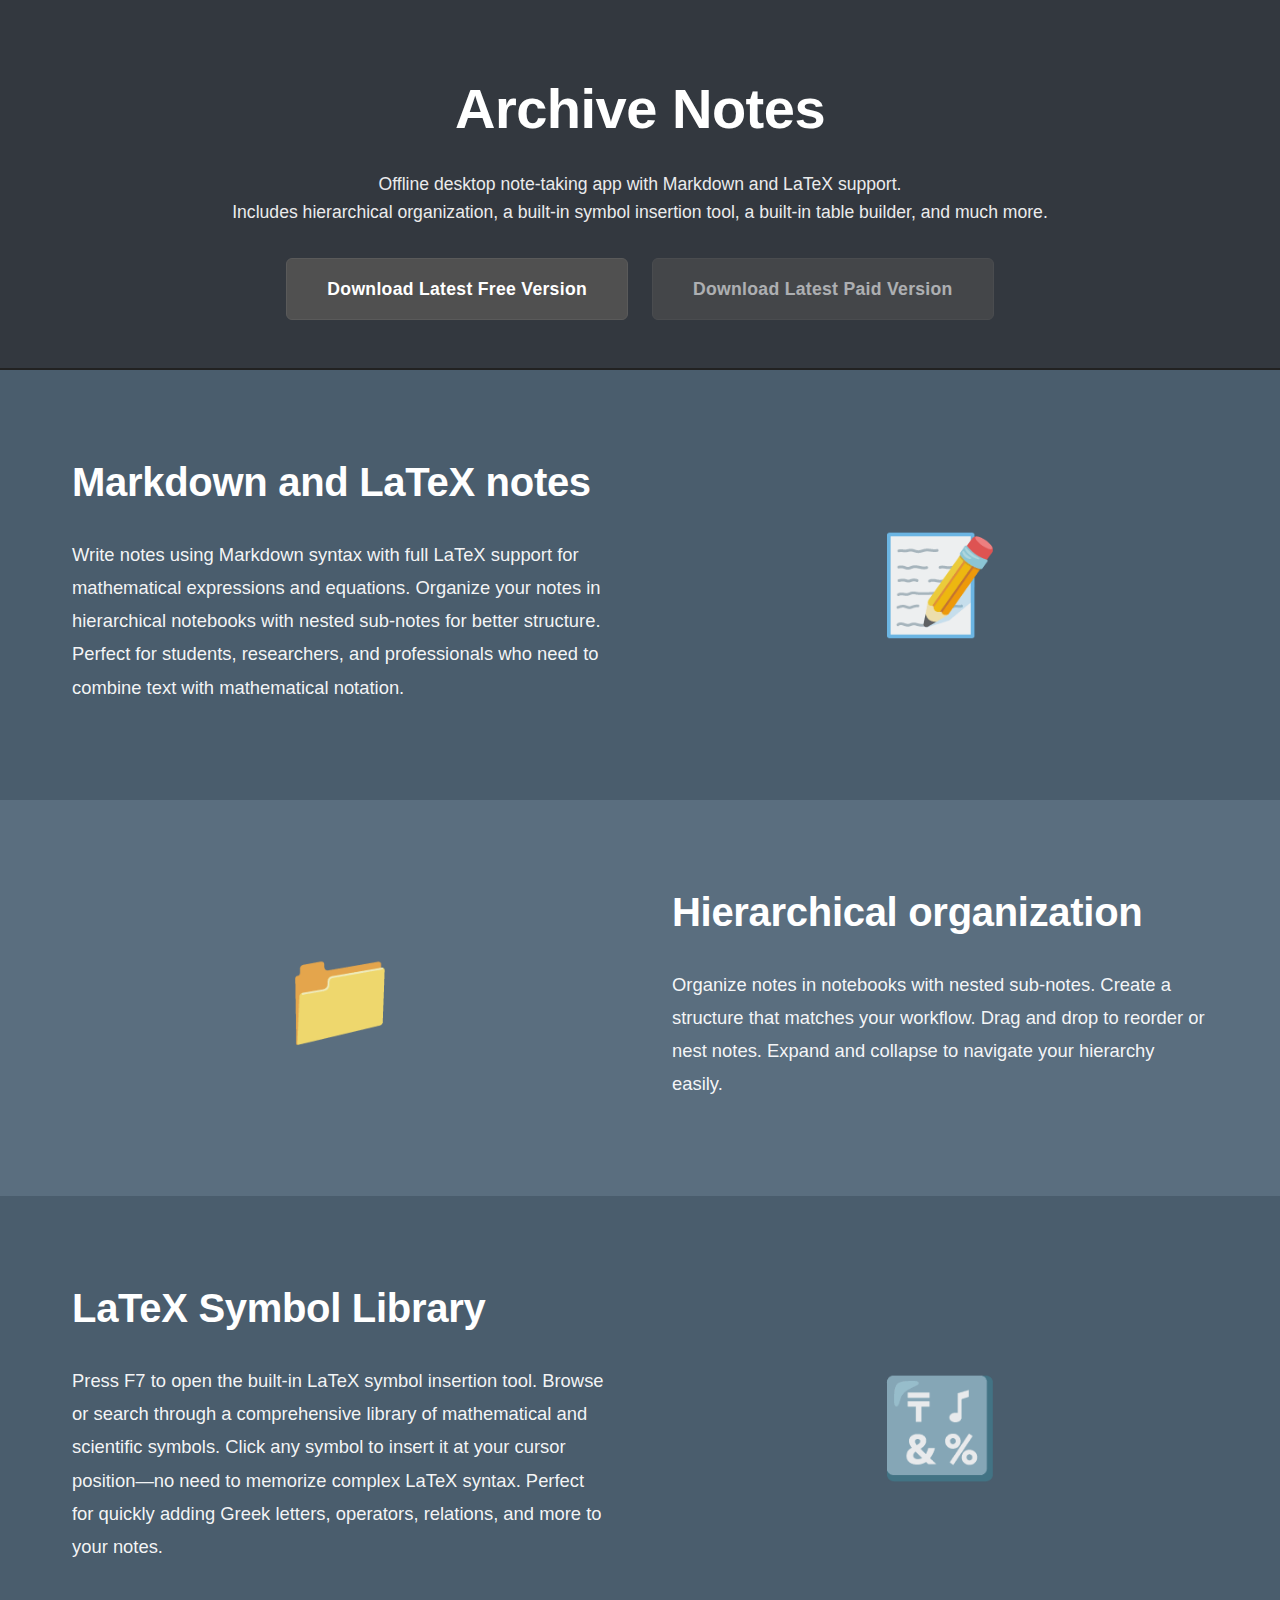
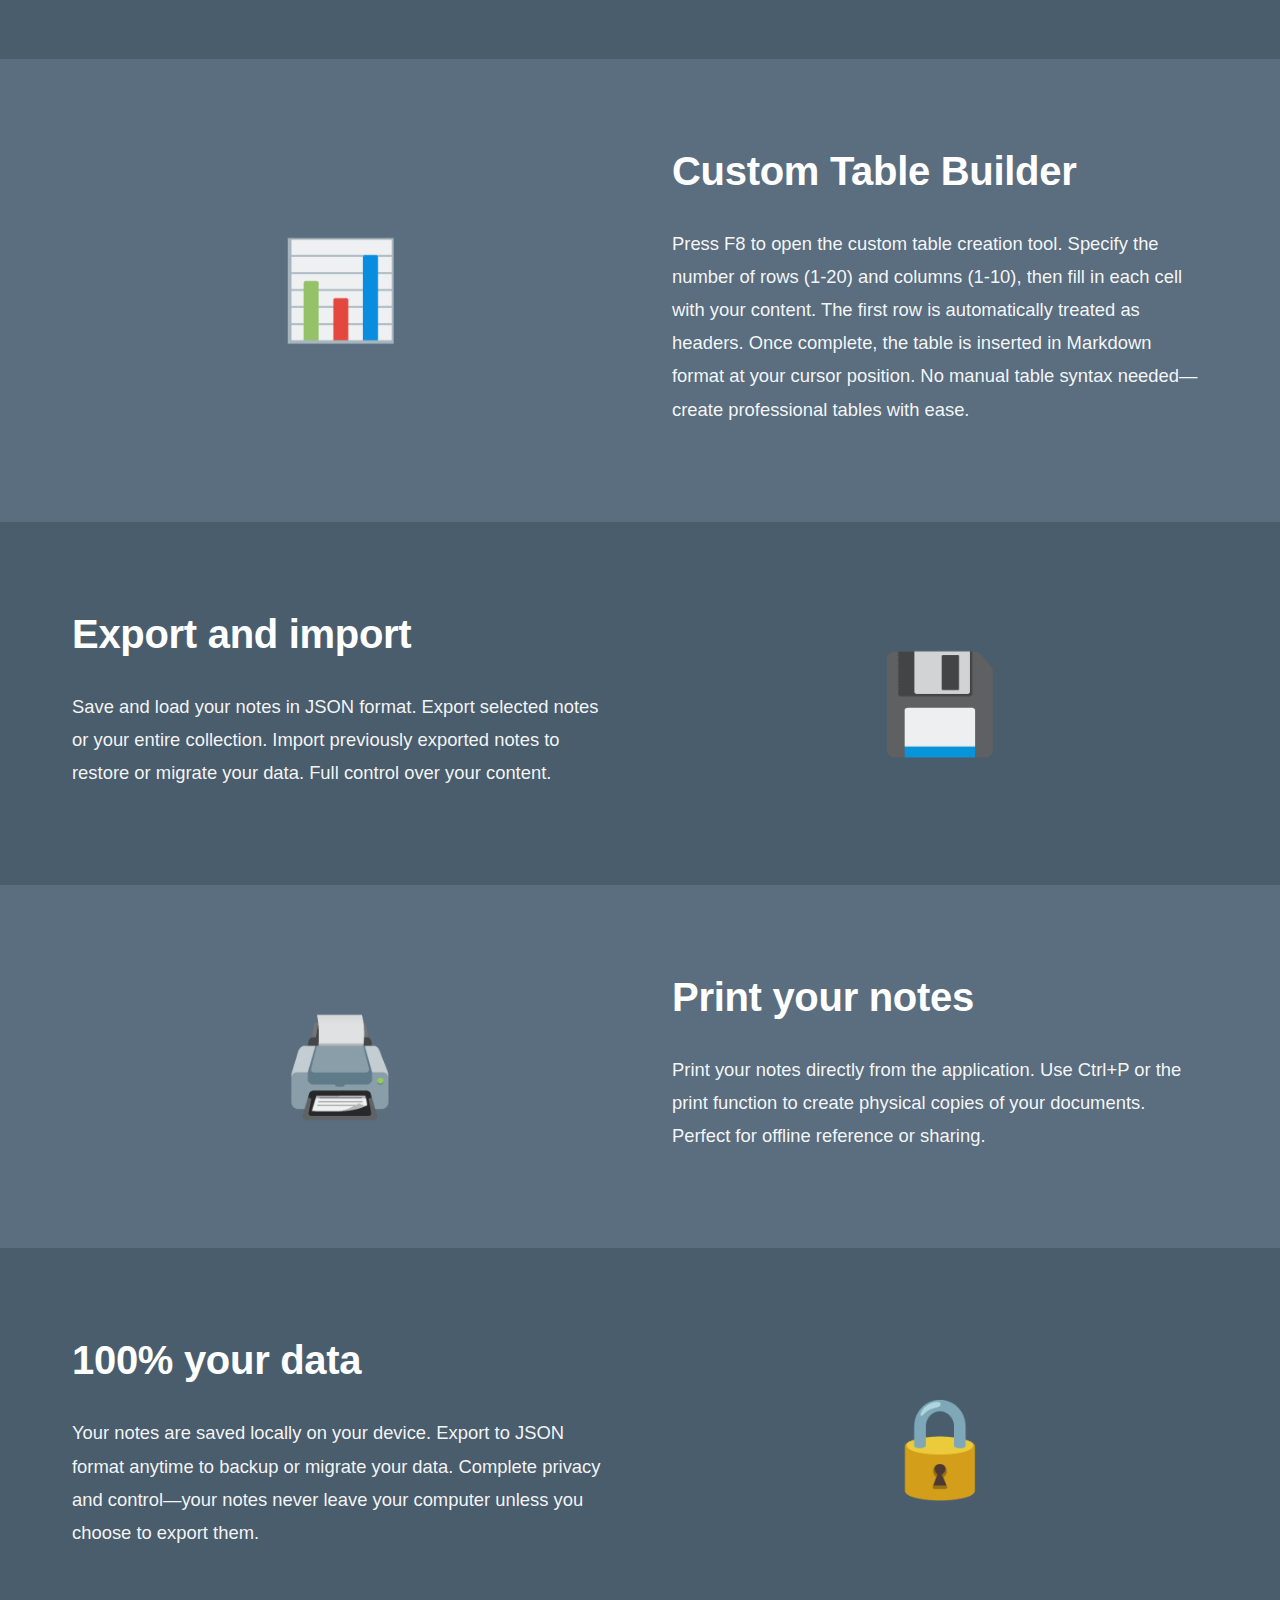
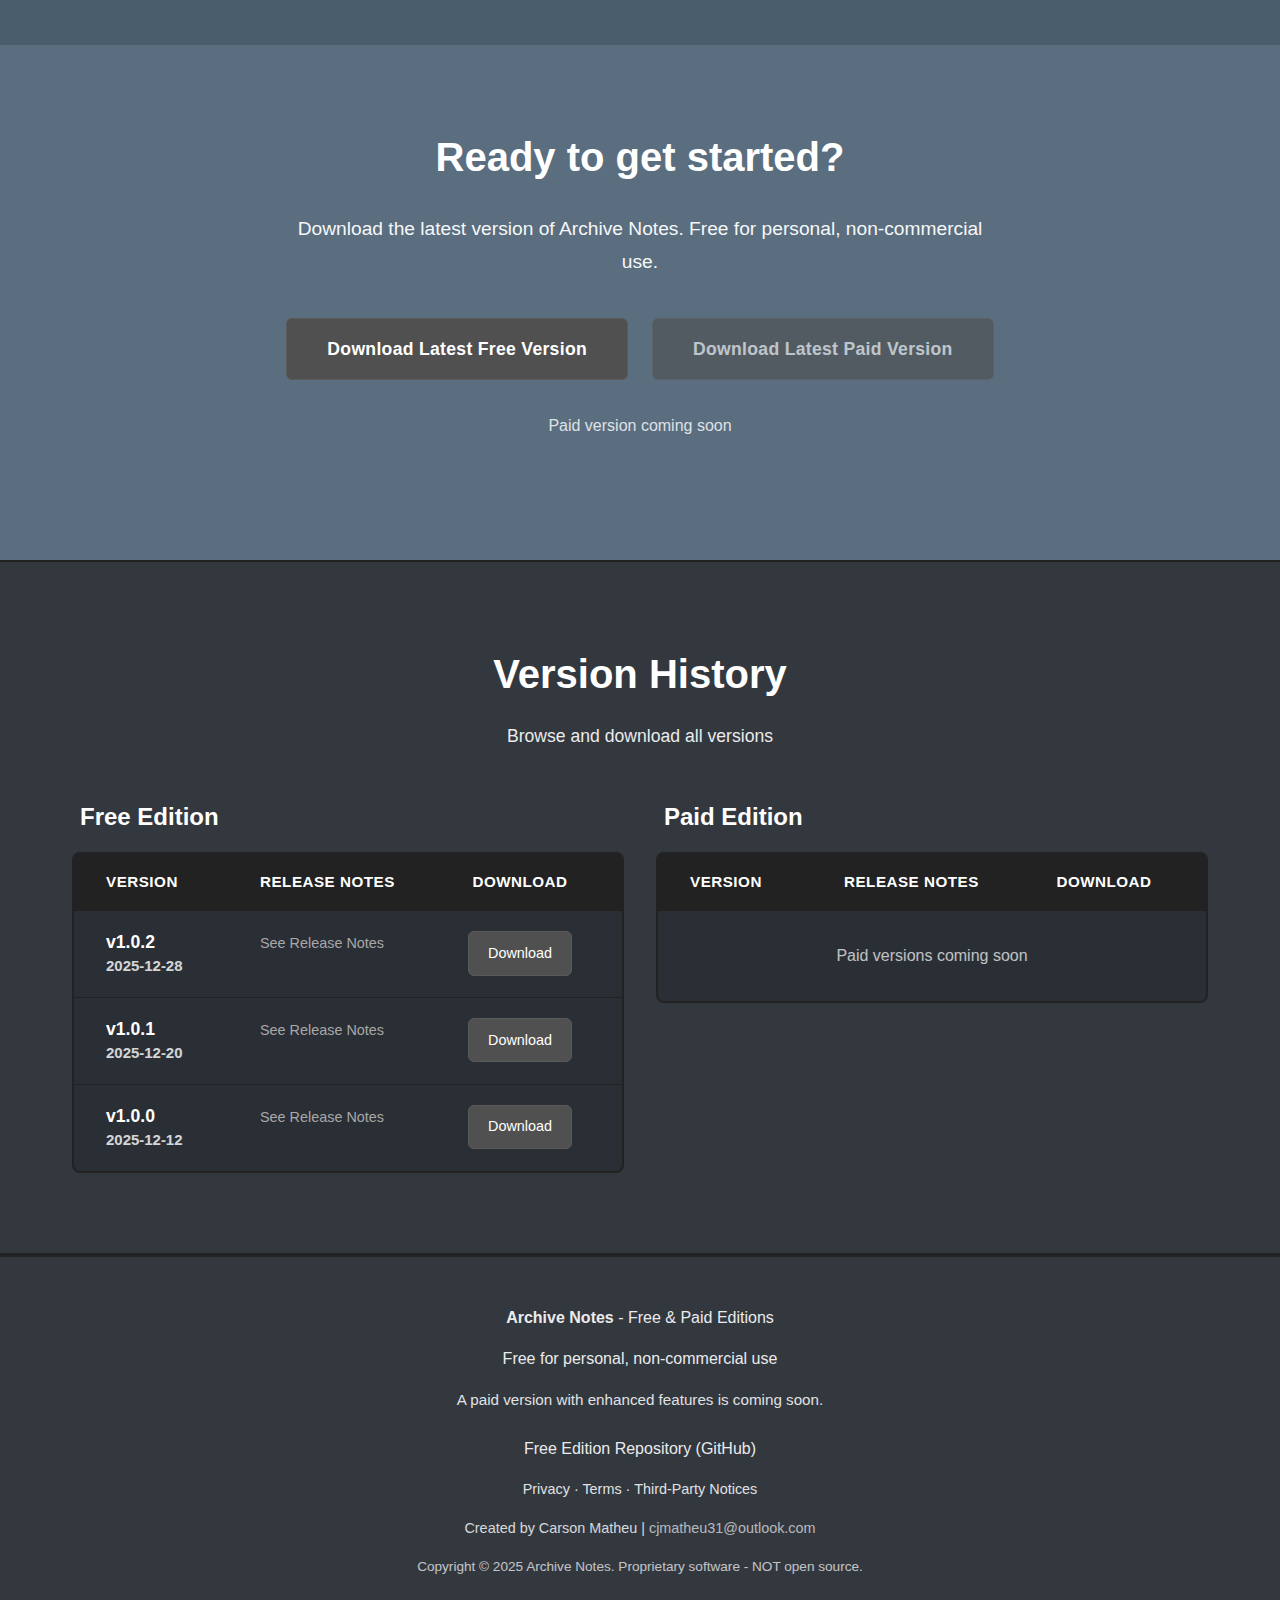
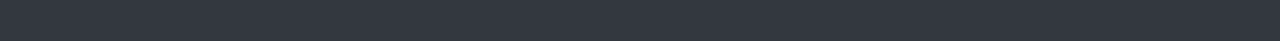
<file: index.html>
<!DOCTYPE html>
<html lang="en">
<head>
    <meta charset="UTF-8">
    <meta name="viewport" content="width=device-width, initial-scale=1.0">
    <link rel="icon" type="image/x-icon" href="favicon.ico">
    
    <!-- Primary Meta Tags -->
    <title>Archive Notes — Note‑Taking App</title>
    <meta name="description" content="Offline desktop note-taking app with Markdown + LaTeX support and many unique built-in features. Free and paid editions available.">
    <meta name="keywords" content="Archive Notes, note-taking app, offline notes app, Markdown editor, LaTeX editor, note organizer, markdown notes, latex notes, note-taking software">
    <meta name="author" content="Carson Matheu">
    <meta name="robots" content="index, follow">
    <meta name="language" content="English">
    <meta name="revisit-after" content="7 days">
    
    <!-- Open Graph / Facebook -->
    <meta property="og:type" content="website">
    <meta property="og:title" content="Archive Notes — Note‑Taking App">
    <meta property="og:description" content="Archive Notes is an offline desktop note-taking app with Markdown + LaTeX support and many unique built-in features. Free and paid editions available.">
    <meta property="og:url" content="https://archive-notes.com/">
    <meta property="og:site_name" content="Archive Notes">
    <meta property="og:image" content="https://archive-notes.com/og-image.png">
    <meta property="og:image:width" content="1200">
    <meta property="og:image:height" content="630">
    <meta property="og:image:alt" content="Archive Notes — offline desktop note-taking app with Markdown and LaTeX support">
    
    <!-- Twitter -->
    <meta name="twitter:card" content="summary_large_image">
    <meta name="twitter:title" content="Archive Notes — Note‑Taking App">
    <meta name="twitter:description" content="Archive Notes is an offline desktop note-taking app with Markdown + LaTeX support and many unique built-in features. Free and paid editions available.">
    <meta name="twitter:image" content="https://archive-notes.com/og-image.png">
    <meta name="twitter:image:alt" content="Archive Notes — offline desktop note-taking app with Markdown and LaTeX support">
    
    <!-- Canonical URL -->
    <link rel="canonical" href="https://archive-notes.com/">

    <!-- UI / Browser -->
    <meta name="theme-color" content="#33383F">
    
    <!-- Structured Data (JSON-LD) -->
    <script type="application/ld+json">
    {
      "@context": "https://schema.org",
      "@type": "SoftwareApplication",
      "name": "Archive Notes",
      "applicationCategory": "ProductivityApplication",
      "offers": {
        "@type": "Offer",
        "description": "Free and paid editions available"
      },
      "description": "Archive Notes is an offline desktop note-taking app with Markdown and LaTeX support.",
      "featureList": [
        "Markdown support",
        "Full LaTeX integration for mathematical expressions",
        "Built-in LaTeX symbol insertion tool (F7)",
        "Custom table creation tool (F8)",
        "Hierarchical note organization with notebooks",
        "Export/import in JSON format",
        "Customizable background colors (F6)",
        "Print support"
      ],
      "softwareVersion": "1.0.0",
      "releaseNotes": "Initial public release",
      "downloadUrl": "https://github.com/Mat-412/archive-notes/releases/latest",
      "author": {
        "@type": "Person",
        "name": "Carson Matheu",
        "email": "cjmatheu31@outlook.com"
      },
      "license": "https://archive-notes.com/terms.html"
    }
    </script>
    
    <script type="application/ld+json">
    {
      "@context": "https://schema.org",
      "@type": "WebSite",
      "name": "Archive Notes",
      "url": "https://archive-notes.com/",
      "description": "Official website for Archive Notes, an offline desktop note-taking app with Markdown and LaTeX support."
    }
    </script>
    <link rel="stylesheet" href="styles.css">
</head>
<body>
    <header>
        <div class="container">
            <h1>Archive Notes</h1>
            <p style="margin-top: 1rem; font-size: 1.1rem; opacity: 0.9;">Offline desktop note-taking app with Markdown and LaTeX support.<br>Includes hierarchical organization, a built-in symbol insertion tool, a built-in table builder, and much more.</p>
            <div class="download-buttons" style="margin-top: 2rem;">
                <a href="https://github.com/Mat-412/archive-notes/releases/download/v1.0.2/ArchiveNotes-free-Setup-1.0.2.exe" class="download-btn" download="ArchiveNotes-free-Setup-1.0.2.exe">Download Latest Free Version</a>
                <a href="#" class="download-btn paid coming-soon" target="_blank" rel="noopener noreferrer">Download Latest Paid Version</a>
            </div>
        </div>
    </header>

    <section class="feature-section">
        <div class="feature-content">
            <div class="feature-text">
                <h2>Markdown and LaTeX notes</h2>
                <p>Write notes using Markdown syntax with full LaTeX support for mathematical expressions and equations. Organize your notes in hierarchical notebooks with nested sub-notes for better structure. Perfect for students, researchers, and professionals who need to combine text with mathematical notation.</p>
            </div>
            <div class="feature-image">📝</div>
        </div>
    </section>

    <section class="feature-section">
        <div class="feature-content reverse">
            <div class="feature-text">
                <h2>Hierarchical organization</h2>
                <p>Organize notes in notebooks with nested sub-notes. Create a structure that matches your workflow. Drag and drop to reorder or nest notes. Expand and collapse to navigate your hierarchy easily.</p>
            </div>
            <div class="feature-image">📁</div>
        </div>
    </section>

    <section class="feature-section">
        <div class="feature-content">
            <div class="feature-text">
                <h2>LaTeX Symbol Library</h2>
                <p>Press F7 to open the built-in LaTeX symbol insertion tool. Browse or search through a comprehensive library of mathematical and scientific symbols. Click any symbol to insert it at your cursor position—no need to memorize complex LaTeX syntax. Perfect for quickly adding Greek letters, operators, relations, and more to your notes.</p>
            </div>
            <div class="feature-image">🔣</div>
        </div>
    </section>

    <section class="feature-section">
        <div class="feature-content reverse">
            <div class="feature-text">
                <h2>Custom Table Builder</h2>
                <p>Press F8 to open the custom table creation tool. Specify the number of rows (1-20) and columns (1-10), then fill in each cell with your content. The first row is automatically treated as headers. Once complete, the table is inserted in Markdown format at your cursor position. No manual table syntax needed—create professional tables with ease.</p>
            </div>
            <div class="feature-image">📊</div>
        </div>
    </section>

    <section class="feature-section">
        <div class="feature-content">
            <div class="feature-text">
                <h2>Export and import</h2>
                <p>Save and load your notes in JSON format. Export selected notes or your entire collection. Import previously exported notes to restore or migrate your data. Full control over your content.</p>
            </div>
            <div class="feature-image">💾</div>
        </div>
    </section>

    <section class="feature-section">
        <div class="feature-content reverse">
            <div class="feature-text">
                <h2>Print your notes</h2>
                <p>Print your notes directly from the application. Use Ctrl+P or the print function to create physical copies of your documents. Perfect for offline reference or sharing.</p>
            </div>
            <div class="feature-image">🖨️</div>
        </div>
    </section>

    <section class="feature-section">
        <div class="feature-content">
            <div class="feature-text">
                <h2>100% your data</h2>
                <p>Your notes are saved locally on your device. Export to JSON format anytime to backup or migrate your data. Complete privacy and control—your notes never leave your computer unless you choose to export them.</p>
            </div>
            <div class="feature-image">🔒</div>
        </div>
    </section>

    <section class="download-section">
        <div class="container">
            <h2>Ready to get started?</h2>
            <p>Download the latest version of Archive Notes. Free for personal, non-commercial use.</p>
            <div class="download-buttons">
                <a href="https://github.com/Mat-412/archive-notes/releases/download/v1.0.2/ArchiveNotes-free-Setup-1.0.2.exe" class="download-btn" download="ArchiveNotes-free-Setup-1.0.2.exe">Download Latest Free Version</a>
                <a href="#" class="download-btn paid coming-soon" target="_blank" rel="noopener noreferrer">Download Latest Paid Version</a>
            </div>
            <p style="margin-top: 2rem; font-size: 1rem; opacity: 0.8;">Paid version coming soon</p>
        </div>
    </section>

    <section class="versions-section">
        <div class="container">
            <h2>Version History</h2>
            <p>Browse and download all versions</p>
            
            <div class="versions-container">
                <!-- Free Versions -->
                <div class="version-group">
                    <h3 class="version-group-title">Free Edition</h3>
                    <div class="versions-table">
                        <div class="version-row header">
                            <div>Version</div>
                            <div>Release Notes</div>
                            <div>Download</div>
                        </div>
                        <div class="version-row">
                            <div class="version-number">v1.0.2<br><span style="font-size: 0.85em; opacity: 0.8;">2025-12-28</span></div>
                            <div class="version-notes">
                                <a href="#" class="release-notes-toggle" data-target="notes-1.0.2">See Release Notes</a>
                                <div class="release-notes-content" id="notes-1.0.2" style="display: none; font-size: 0.8rem; line-height: 1.4; margin-top: 0.5rem;">
                                    <ul>
                                        <li>Quickly created notes are now properly saved when closing the app</li>
                                        <li>When deleting the parent of a note it now leaves the note completely, showing the "note not selected" screen</li>
                                        <li>When recovering the parent of a note it now stays on that note when it leaves the trash can</li>
                                        <li>When recovering a note it now keeps the same open/closed state it had in the trash can</li>
                                        <li>Window icon in the top-left corner is now crisp and clear at all display scaling levels</li>
                                        <li>Plus button in the sidebar is now larger and better centered</li>
                                        <li>Imported notes now appear at the top of the sidebar in their original order from the imported file</li>
                                        <li>Sidebar can now be resized slightly wider (increased max width by 5px)</li>
                                    </ul>
                                </div>
                            </div>
                            <div class="version-download">
                                <a href="https://github.com/Mat-412/archive-notes/releases/download/v1.0.2/ArchiveNotes-free-Setup-1.0.2.exe" class="version-download-btn" download="ArchiveNotes-free-Setup-1.0.2.exe">Download</a>
                            </div>
                        </div>
                        <div class="version-row">
                            <div class="version-number">v1.0.1<br><span style="font-size: 0.85em; opacity: 0.8;">2025-12-20</span></div>
                            <div class="version-notes">
                                <a href="#" class="release-notes-toggle" data-target="notes-1.0.1">See Release Notes</a>
                                <div class="release-notes-content" id="notes-1.0.1" style="display: none; font-size: 0.8rem; line-height: 1.4; margin-top: 0.5rem;">
                                    <ul>
                                        <li>Added an in-app "What's New" screen (Help → What's New) and it auto-opens once after updating.</li>
                                        <li>Added in-app update notifications (checks on launch; prompts to download/install when an update is available).</li>
                                        <li>About dialog header now shows "(Free Edition)".</li>
                                        <li>Updated the About dialog description text.</li>
                                        <li>Windows installer artifact name now includes <code style="background: rgba(255,255,255,0.1); padding: 0.1em 0.3em; border-radius: 3px; font-size: 0.9em;">-free-</code> (<code style="background: rgba(255,255,255,0.1); padding: 0.1em 0.3em; border-radius: 3px; font-size: 0.9em;">ArchiveNotes-free-Setup-1.0.1.exe</code>).</li>
                                        <li>Dependency updates: <code style="background: rgba(255,255,255,0.1); padding: 0.1em 0.3em; border-radius: 3px; font-size: 0.9em;">electron</code> → 39.2.7, <code style="background: rgba(255,255,255,0.1); padding: 0.1em 0.3em; border-radius: 3px; font-size: 0.9em;">dompurify</code> → 3.3.1.</li>
                                    </ul>
                                </div>
                            </div>
                            <div class="version-download">
                                <a href="https://github.com/Mat-412/archive-notes/releases/download/v1.0.1/ArchiveNotes-free-Setup-1.0.1.exe" class="version-download-btn" download="ArchiveNotes-free-Setup-1.0.1.exe">Download</a>
                            </div>
                        </div>
                        <div class="version-row">
                            <div class="version-number">v1.0.0<br><span style="font-size: 0.85em; opacity: 0.8;">2025-12-12</span></div>
                            <div class="version-notes">
                                <a href="#" class="release-notes-toggle" data-target="notes-1.0.0">See Release Notes</a>
                                <div class="release-notes-content" id="notes-1.0.0" style="display: none; font-size: 0.8rem; line-height: 1.4; margin-top: 0.5rem;">
                                    Initial public release (Free Edition: personal, non-commercial use).
                                </div>
                            </div>
                            <div class="version-download">
                                <a href="https://github.com/Mat-412/archive-notes/releases/download/v1.0.0/ArchiveNotes-Setup-1.0.0.exe" class="version-download-btn" download="ArchiveNotes-Setup-1.0.0.exe">Download</a>
                            </div>
                        </div>
                        <!-- Add more free versions here as they are released -->
                    </div>
                </div>

                <!-- Paid Versions -->
                <div class="version-group">
                    <h3 class="version-group-title">Paid Edition</h3>
                    <div class="versions-table">
                        <div class="version-row header">
                            <div>Version</div>
                            <div>Release Notes</div>
                            <div>Download</div>
                        </div>
                        <!-- Paid versions will appear here when available -->
                        <!-- Example:
                        <div class="version-row">
                            <div class="version-number">v1.0.0</div>
                            <div class="version-notes">Premium features including advanced export options, cloud sync, and priority support.</div>
                            <div class="version-download">
                                <a href="#" class="version-download-btn" target="_blank">Download</a>
                            </div>
                        </div>
                        -->
                        <div class="version-row" style="padding: 2rem; text-align: center; opacity: 0.7;">
                            <div style="grid-column: 1 / -1;">Paid versions coming soon</div>
                        </div>
                    </div>
                </div>
            </div>
        </div>
    </section>

    <footer>
        <div class="container">
            <p><strong>Archive Notes</strong> - Free &amp; Paid Editions</p>
            <p>Free for personal, non-commercial use</p>
            <p style="margin-top: 0.5rem; font-size: 0.95rem; opacity: 0.85;">A paid version with enhanced features is coming soon.</p>
            <p style="margin-top: 1.5rem;">
                <a href="https://github.com/Mat-412/archive-notes" target="_blank" rel="noopener noreferrer">Free Edition Repository (GitHub)</a>
            </p>
            <p style="margin-top: 0.75rem; font-size: 0.9rem; opacity: 0.85;">
                <a href="privacy.html">Privacy</a> · <a href="terms.html">Terms</a> · <a href="third-party-notices.html">Third‑Party Notices</a>
            </p>
            <p style="margin-top: 1rem; font-size: 0.9rem; opacity: 0.8;">
                Created by Carson Matheu | <a href="mailto:cjmatheu31@outlook.com" style="opacity: 0.8;">cjmatheu31@outlook.com</a>
            </p>
            <p style="margin-top: 0.5rem; font-size: 0.85rem; opacity: 0.7;">
                Copyright © 2025 Archive Notes. Proprietary software - NOT open source.
            </p>
        </div>
    </footer>

    <script>
        // "Download Latest Free Version" should always fetch the newest release asset.
        // Falls back to GitHub releases/latest page if the API call fails.
        (function () {
            const buttons = document.querySelectorAll(".latest-free-download");
            if (!buttons.length) return;

            async function getLatestFreeExeUrl(owner, repo) {
                const apiUrl = `https://api.github.com/repos/${owner}/${repo}/releases/latest`;
                const res = await fetch(apiUrl, {
                    headers: { "Accept": "application/vnd.github+json" }
                });
                if (!res.ok) throw new Error(`GitHub API error: ${res.status}`);

                const release = await res.json();
                const assets = Array.isArray(release.assets) ? release.assets : [];

                // Prefer "free" .exe installers, then any .exe.
                const freeExe = assets.find(a =>
                    typeof a?.name === "string" &&
                    /\.exe$/i.test(a.name) &&
                    /free/i.test(a.name) &&
                    typeof a?.browser_download_url === "string"
                );
                if (freeExe?.browser_download_url) return freeExe.browser_download_url;

                const anyExe = assets.find(a =>
                    typeof a?.name === "string" &&
                    /\.exe$/i.test(a.name) &&
                    typeof a?.browser_download_url === "string"
                );
                if (anyExe?.browser_download_url) return anyExe.browser_download_url;

                throw new Error("No .exe assets found on latest release");
            }

            buttons.forEach(btn => {
                btn.addEventListener("click", async (e) => {
                    // Let ctrl/cmd click open in a new tab as normal.
                    if (e.metaKey || e.ctrlKey || e.shiftKey || e.altKey) return;
                    e.preventDefault();

                    const owner = btn.getAttribute("data-repo-owner") || "Mat-412";
                    const repo = btn.getAttribute("data-repo-name") || "archive-notes";
                    const fallbackUrl = btn.getAttribute("href") || `https://github.com/${owner}/${repo}/releases/latest`;

                    try {
                        const url = await getLatestFreeExeUrl(owner, repo);
                        window.location.href = url;
                    } catch (_) {
                        window.location.href = fallbackUrl;
                    }
                });
            });
        })();
    </script>

    <script>
        // Version table "Download" buttons that should download the installer for a specific tag.
        // Pre-fetches download URLs on page load for instant downloads.
        (function () {
            const tagButtons = document.querySelectorAll(".version-tag-download");
            if (!tagButtons.length) return;

            async function getTaggedExeUrl(owner, repo, tag) {
                const apiUrl = `https://api.github.com/repos/${owner}/${repo}/releases/tags/${encodeURIComponent(tag)}`;
                const res = await fetch(apiUrl, {
                    headers: { "Accept": "application/vnd.github+json" }
                });
                if (!res.ok) throw new Error(`GitHub API error: ${res.status}`);

                const release = await res.json();
                const assets = Array.isArray(release.assets) ? release.assets : [];

                const freeExe = assets.find(a =>
                    typeof a?.name === "string" &&
                    /\.exe$/i.test(a.name) &&
                    /free/i.test(a.name) &&
                    typeof a?.browser_download_url === "string"
                );
                if (freeExe?.browser_download_url) return freeExe.browser_download_url;

                const anyExe = assets.find(a =>
                    typeof a?.name === "string" &&
                    /\.exe$/i.test(a.name) &&
                    typeof a?.browser_download_url === "string"
                );
                if (anyExe?.browser_download_url) return anyExe.browser_download_url;

                throw new Error("No .exe assets found on tagged release");
            }

            // Pre-fetch all download URLs on page load
            tagButtons.forEach(async btn => {
                const owner = btn.getAttribute("data-repo-owner") || "Mat-412";
                const repo = btn.getAttribute("data-repo-name") || "archive-notes";
                const tag = btn.getAttribute("data-release-tag");
                
                if (tag) {
                    try {
                        const url = await getTaggedExeUrl(owner, repo, tag);
                        // Store the URL in a data attribute for instant access
                        btn.setAttribute("data-download-url", url);
                    } catch (_) {
                        // Keep the fallback URL if API call fails
                    }
                }
            });

            // Set up click handlers that use pre-fetched URLs
            tagButtons.forEach(btn => {
                btn.addEventListener("click", (e) => {
                    if (e.metaKey || e.ctrlKey || e.shiftKey || e.altKey) return;
                    e.preventDefault();

                    const owner = btn.getAttribute("data-repo-owner") || "Mat-412";
                    const repo = btn.getAttribute("data-repo-name") || "archive-notes";
                    const tag = btn.getAttribute("data-release-tag");
                    const fallbackUrl = btn.getAttribute("href") || `https://github.com/${owner}/${repo}/releases`;

                    // Use pre-fetched URL if available, otherwise fall back
                    const preFetchedUrl = btn.getAttribute("data-download-url");
                    if (preFetchedUrl) {
                        window.location.href = preFetchedUrl;
                    } else if (!tag) {
                        window.location.href = fallbackUrl;
                    } else {
                        // If not pre-fetched yet, fetch now (shouldn't happen often)
                        getTaggedExeUrl(owner, repo, tag)
                            .then(url => { window.location.href = url; })
                            .catch(_ => { window.location.href = fallbackUrl; });
                    }
                });
            });
        })();
    </script>

    <script>
        // Release notes toggle functionality
        (function () {
            const toggles = document.querySelectorAll(".release-notes-toggle");
            
            toggles.forEach(toggle => {
                toggle.addEventListener("click", (e) => {
                    e.preventDefault();
                    const targetId = toggle.getAttribute("data-target");
                    const content = document.getElementById(targetId);
                    
                    if (content) {
                        if (content.style.display === "none") {
                            content.style.display = "block";
                            toggle.textContent = "Hide Release Notes";
                        } else {
                            content.style.display = "none";
                            toggle.textContent = "See Release Notes";
                        }
                    }
                });
            });
        })();
    </script>
</body>
</html>
</file>
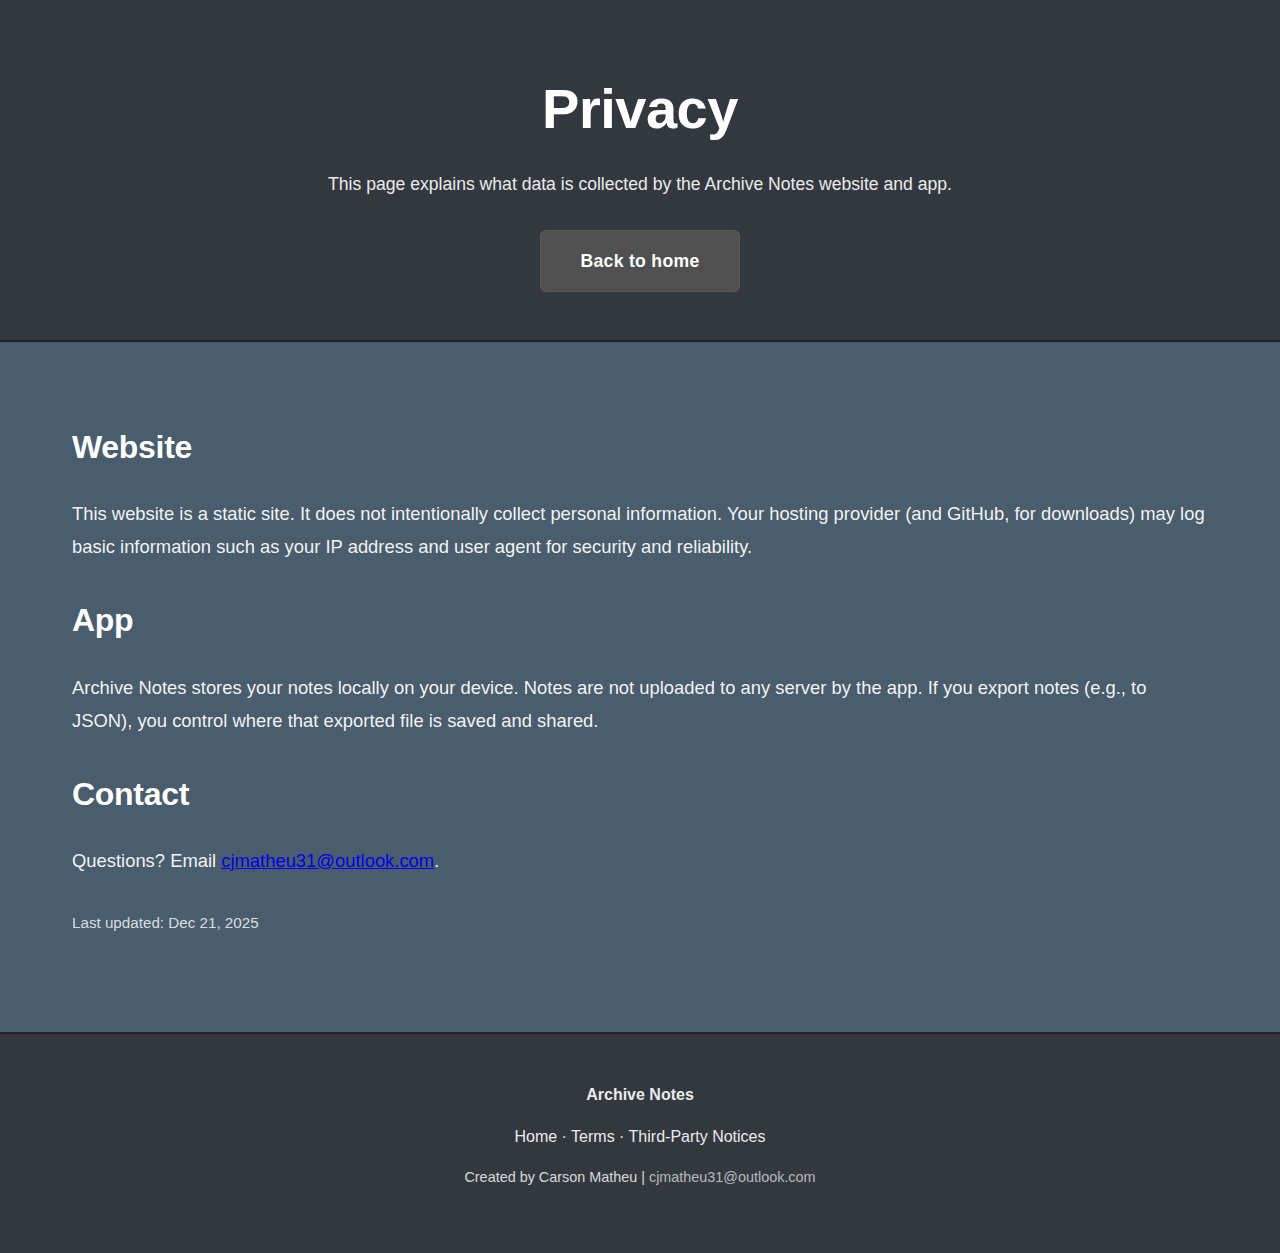
<file: privacy.html>
<!DOCTYPE html>
<html lang="en">
<head>
    <meta charset="UTF-8">
    <meta name="viewport" content="width=device-width, initial-scale=1.0">
    <link rel="icon" type="image/x-icon" href="favicon.ico">
    <title>Privacy — Archive Notes</title>
    <meta name="description" content="Privacy information for the Archive Notes website and desktop app.">
    <meta name="robots" content="index, follow">
    <meta name="theme-color" content="#33383F">
    <link rel="canonical" href="https://archive-notes.com/privacy.html">
    <link rel="stylesheet" href="styles.css">
</head>
<body>
    <header>
        <div class="container">
            <h1>Privacy</h1>
            <p style="margin-top: 1rem; font-size: 1.1rem; opacity: 0.9;">
                This page explains what data is collected by the Archive Notes website and app.
            </p>
            <div class="download-buttons" style="margin-top: 2rem;">
                <a href="index.html" class="download-btn">Back to home</a>
            </div>
        </div>
    </header>

    <section class="feature-section">
        <div class="feature-content" style="grid-template-columns: 1fr; gap: 1.5rem;">
            <div class="feature-text">
                <h2 style="font-size: 2rem;">Website</h2>
                <p>
                    This website is a static site. It does not intentionally collect personal information.
                    Your hosting provider (and GitHub, for downloads) may log basic information such as your IP address and user agent for security and reliability.
                </p>

                <h2 style="font-size: 2rem; margin-top: 2rem;">App</h2>
                <p>
                    Archive Notes stores your notes locally on your device. Notes are not uploaded to any server by the app.
                    If you export notes (e.g., to JSON), you control where that exported file is saved and shared.
                </p>

                <h2 style="font-size: 2rem; margin-top: 2rem;">Contact</h2>
                <p>
                    Questions? Email <a href="mailto:cjmatheu31@outlook.com">cjmatheu31@outlook.com</a>.
                </p>

                <p style="margin-top: 2rem; font-size: 0.95rem; opacity: 0.85;">
                    Last updated: Dec 21, 2025
                </p>
            </div>
        </div>
    </section>

    <footer>
        <div class="container">
            <p><strong>Archive Notes</strong></p>
            <p style="margin-top: 1rem;"><a href="index.html">Home</a> · <a href="terms.html">Terms</a> · <a href="third-party-notices.html">Third‑Party Notices</a></p>
            <p style="margin-top: 1rem; font-size: 0.9rem; opacity: 0.8;">
                Created by Carson Matheu | <a href="mailto:cjmatheu31@outlook.com" style="opacity: 0.8;">cjmatheu31@outlook.com</a>
            </p>
        </div>
    </footer>
</body>
</html>
</file>
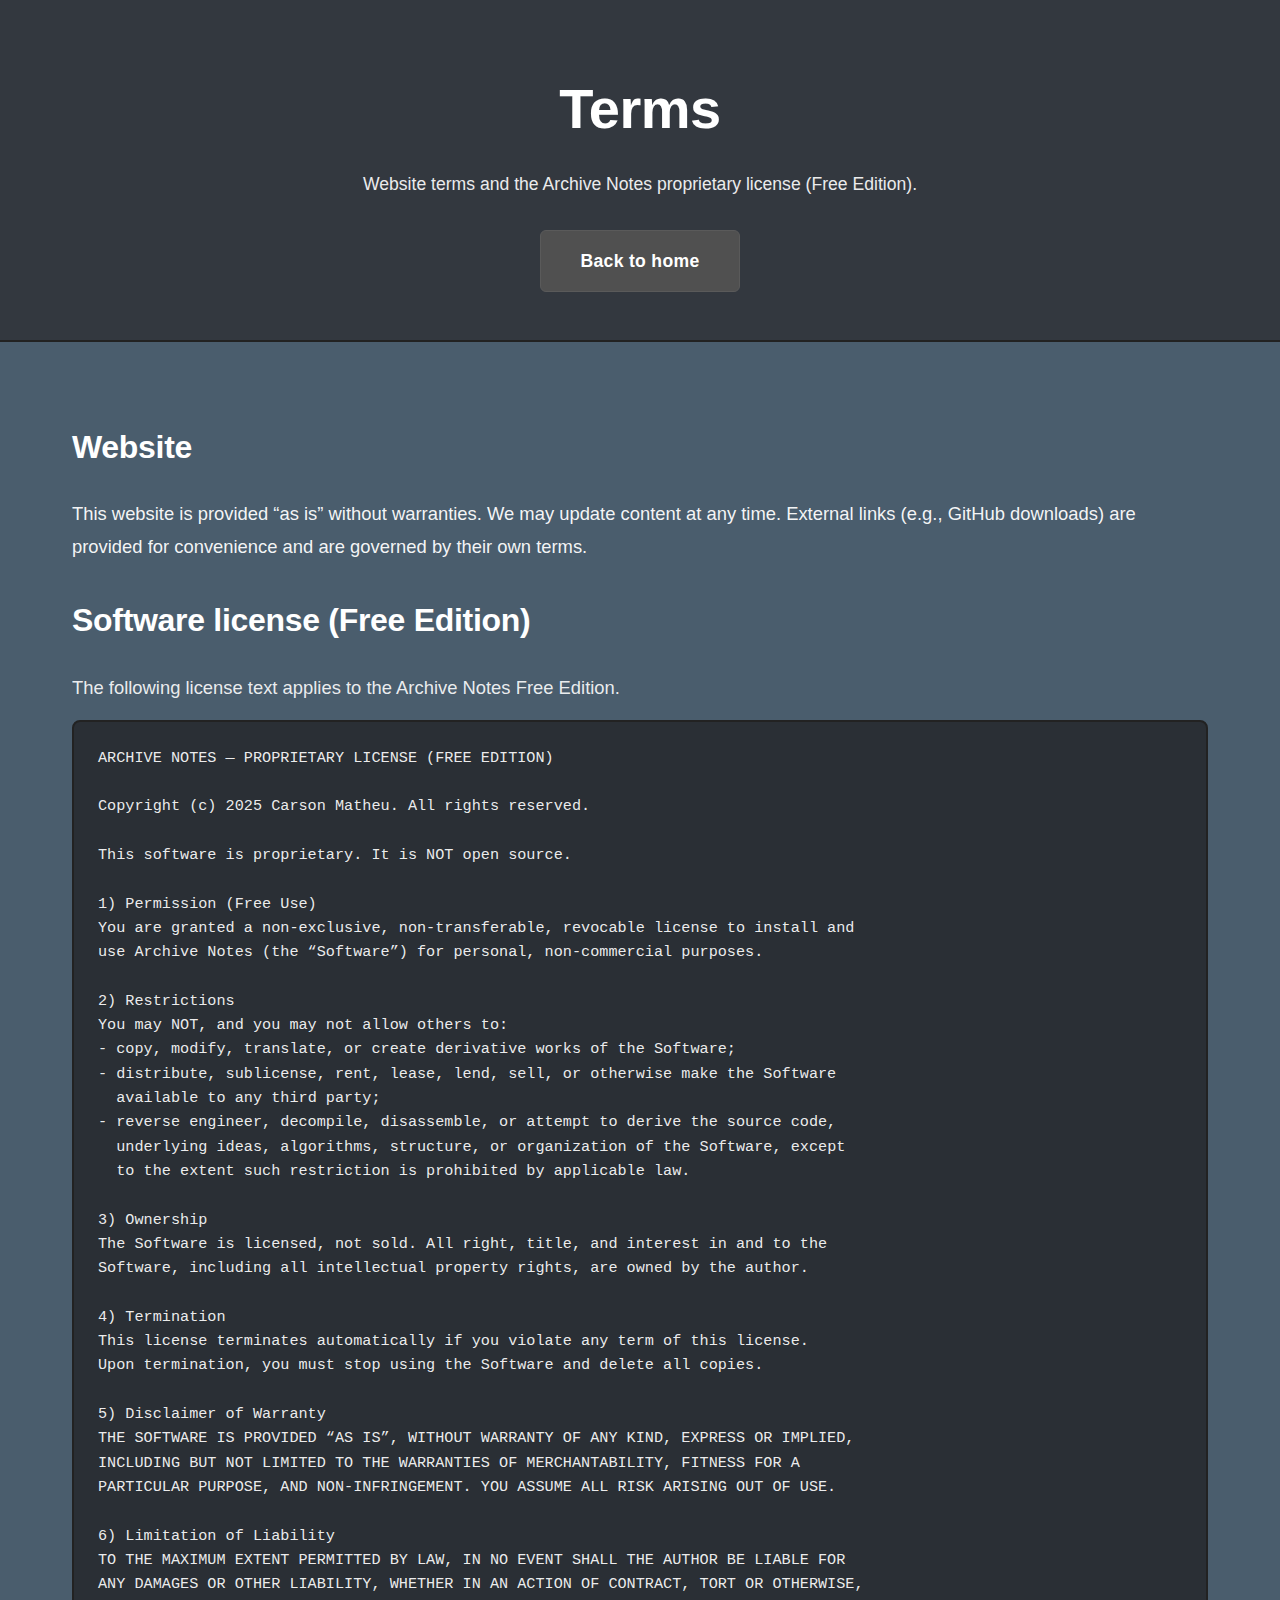
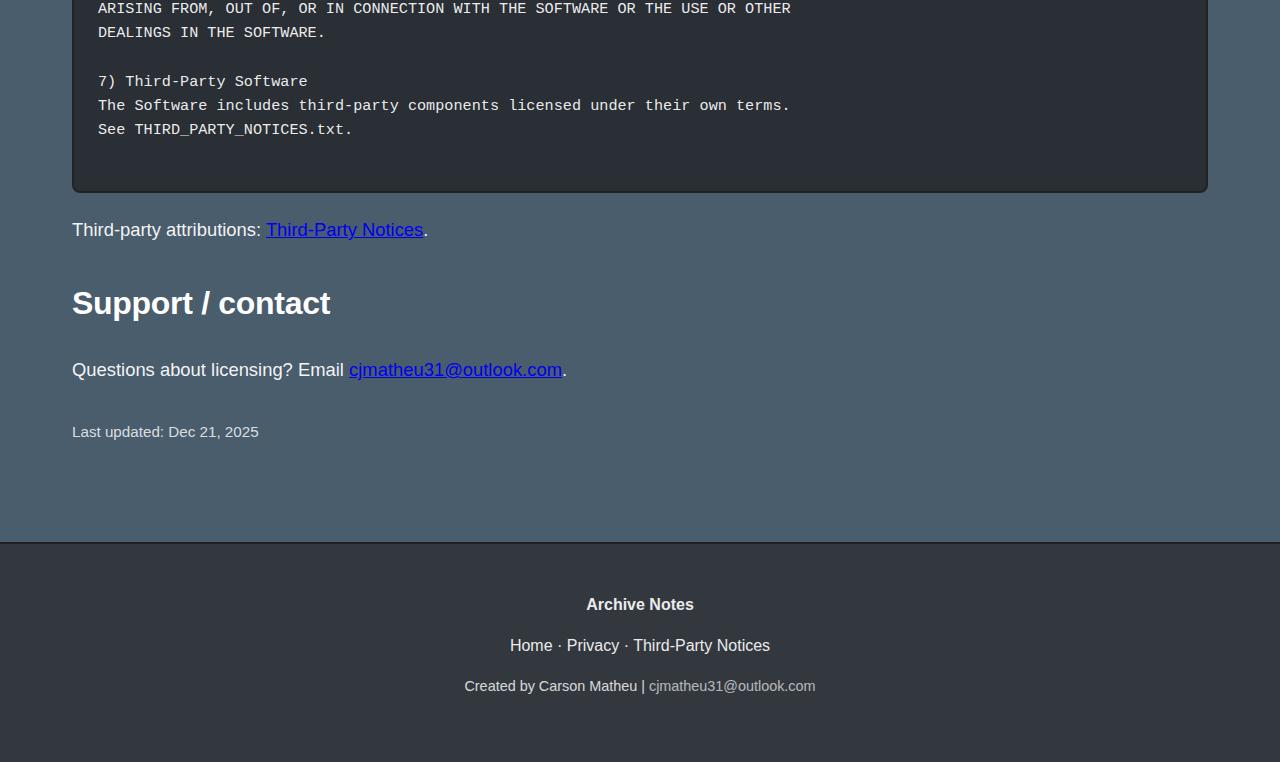
<file: terms.html>
<!DOCTYPE html>
<html lang="en">
<head>
    <meta charset="UTF-8">
    <meta name="viewport" content="width=device-width, initial-scale=1.0">
    <link rel="icon" type="image/x-icon" href="favicon.ico">
    <title>Terms — Archive Notes</title>
    <meta name="description" content="Terms and license for the Archive Notes website and desktop app.">
    <meta name="robots" content="index, follow">
    <meta name="theme-color" content="#33383F">
    <link rel="canonical" href="https://archive-notes.com/terms.html">
    <link rel="stylesheet" href="styles.css">
</head>
<body>
    <header>
        <div class="container">
            <h1>Terms</h1>
            <p style="margin-top: 1rem; font-size: 1.1rem; opacity: 0.9;">
                Website terms and the Archive Notes proprietary license (Free Edition).
            </p>
            <div class="download-buttons" style="margin-top: 2rem;">
                <a href="index.html" class="download-btn">Back to home</a>
            </div>
        </div>
    </header>

    <section class="feature-section">
        <div class="feature-content" style="grid-template-columns: 1fr; gap: 1.5rem;">
            <div class="feature-text">
                <h2 style="font-size: 2rem;">Website</h2>
                <p>
                    This website is provided “as is” without warranties. We may update content at any time.
                    External links (e.g., GitHub downloads) are provided for convenience and are governed by their own terms.
                </p>

                <h2 style="font-size: 2rem; margin-top: 2rem;">Software license (Free Edition)</h2>
                <p style="opacity: 0.95;">
                    The following license text applies to the Archive Notes Free Edition.
                </p>

                <div style="background-color: #2a2f35; border: 2.5px solid #222; border-radius: 8px; padding: 1.5rem; overflow-x: auto;">
                    <pre style="margin: 0; color: rgba(255,255,255,0.92); font-size: 0.95rem; line-height: 1.6; white-space: pre-wrap;">
ARCHIVE NOTES — PROPRIETARY LICENSE (FREE EDITION)

Copyright (c) 2025 Carson Matheu. All rights reserved.

This software is proprietary. It is NOT open source.

1) Permission (Free Use)
You are granted a non-exclusive, non-transferable, revocable license to install and
use Archive Notes (the “Software”) for personal, non-commercial purposes.

2) Restrictions
You may NOT, and you may not allow others to:
- copy, modify, translate, or create derivative works of the Software;
- distribute, sublicense, rent, lease, lend, sell, or otherwise make the Software
  available to any third party;
- reverse engineer, decompile, disassemble, or attempt to derive the source code,
  underlying ideas, algorithms, structure, or organization of the Software, except
  to the extent such restriction is prohibited by applicable law.

3) Ownership
The Software is licensed, not sold. All right, title, and interest in and to the
Software, including all intellectual property rights, are owned by the author.

4) Termination
This license terminates automatically if you violate any term of this license.
Upon termination, you must stop using the Software and delete all copies.

5) Disclaimer of Warranty
THE SOFTWARE IS PROVIDED “AS IS”, WITHOUT WARRANTY OF ANY KIND, EXPRESS OR IMPLIED,
INCLUDING BUT NOT LIMITED TO THE WARRANTIES OF MERCHANTABILITY, FITNESS FOR A
PARTICULAR PURPOSE, AND NON-INFRINGEMENT. YOU ASSUME ALL RISK ARISING OUT OF USE.

6) Limitation of Liability
TO THE MAXIMUM EXTENT PERMITTED BY LAW, IN NO EVENT SHALL THE AUTHOR BE LIABLE FOR
ANY DAMAGES OR OTHER LIABILITY, WHETHER IN AN ACTION OF CONTRACT, TORT OR OTHERWISE,
ARISING FROM, OUT OF, OR IN CONNECTION WITH THE SOFTWARE OR THE USE OR OTHER
DEALINGS IN THE SOFTWARE.

7) Third-Party Software
The Software includes third-party components licensed under their own terms.
See THIRD_PARTY_NOTICES.txt.
                    </pre>
                </div>

                <p style="margin-top: 1.25rem;">
                    Third‑party attributions: <a href="third-party-notices.html">Third‑Party Notices</a>.
                </p>

                <h2 style="font-size: 2rem; margin-top: 2rem;">Support / contact</h2>
                <p>
                    Questions about licensing? Email <a href="mailto:cjmatheu31@outlook.com">cjmatheu31@outlook.com</a>.
                </p>

                <p style="margin-top: 2rem; font-size: 0.95rem; opacity: 0.85;">
                    Last updated: Dec 21, 2025
                </p>
            </div>
        </div>
    </section>

    <footer>
        <div class="container">
            <p><strong>Archive Notes</strong></p>
            <p style="margin-top: 1rem;"><a href="index.html">Home</a> · <a href="privacy.html">Privacy</a> · <a href="third-party-notices.html">Third‑Party Notices</a></p>
            <p style="margin-top: 1rem; font-size: 0.9rem; opacity: 0.8;">
                Created by Carson Matheu | <a href="mailto:cjmatheu31@outlook.com" style="opacity: 0.8;">cjmatheu31@outlook.com</a>
            </p>
        </div>
    </footer>
</body>
</html>
</file>
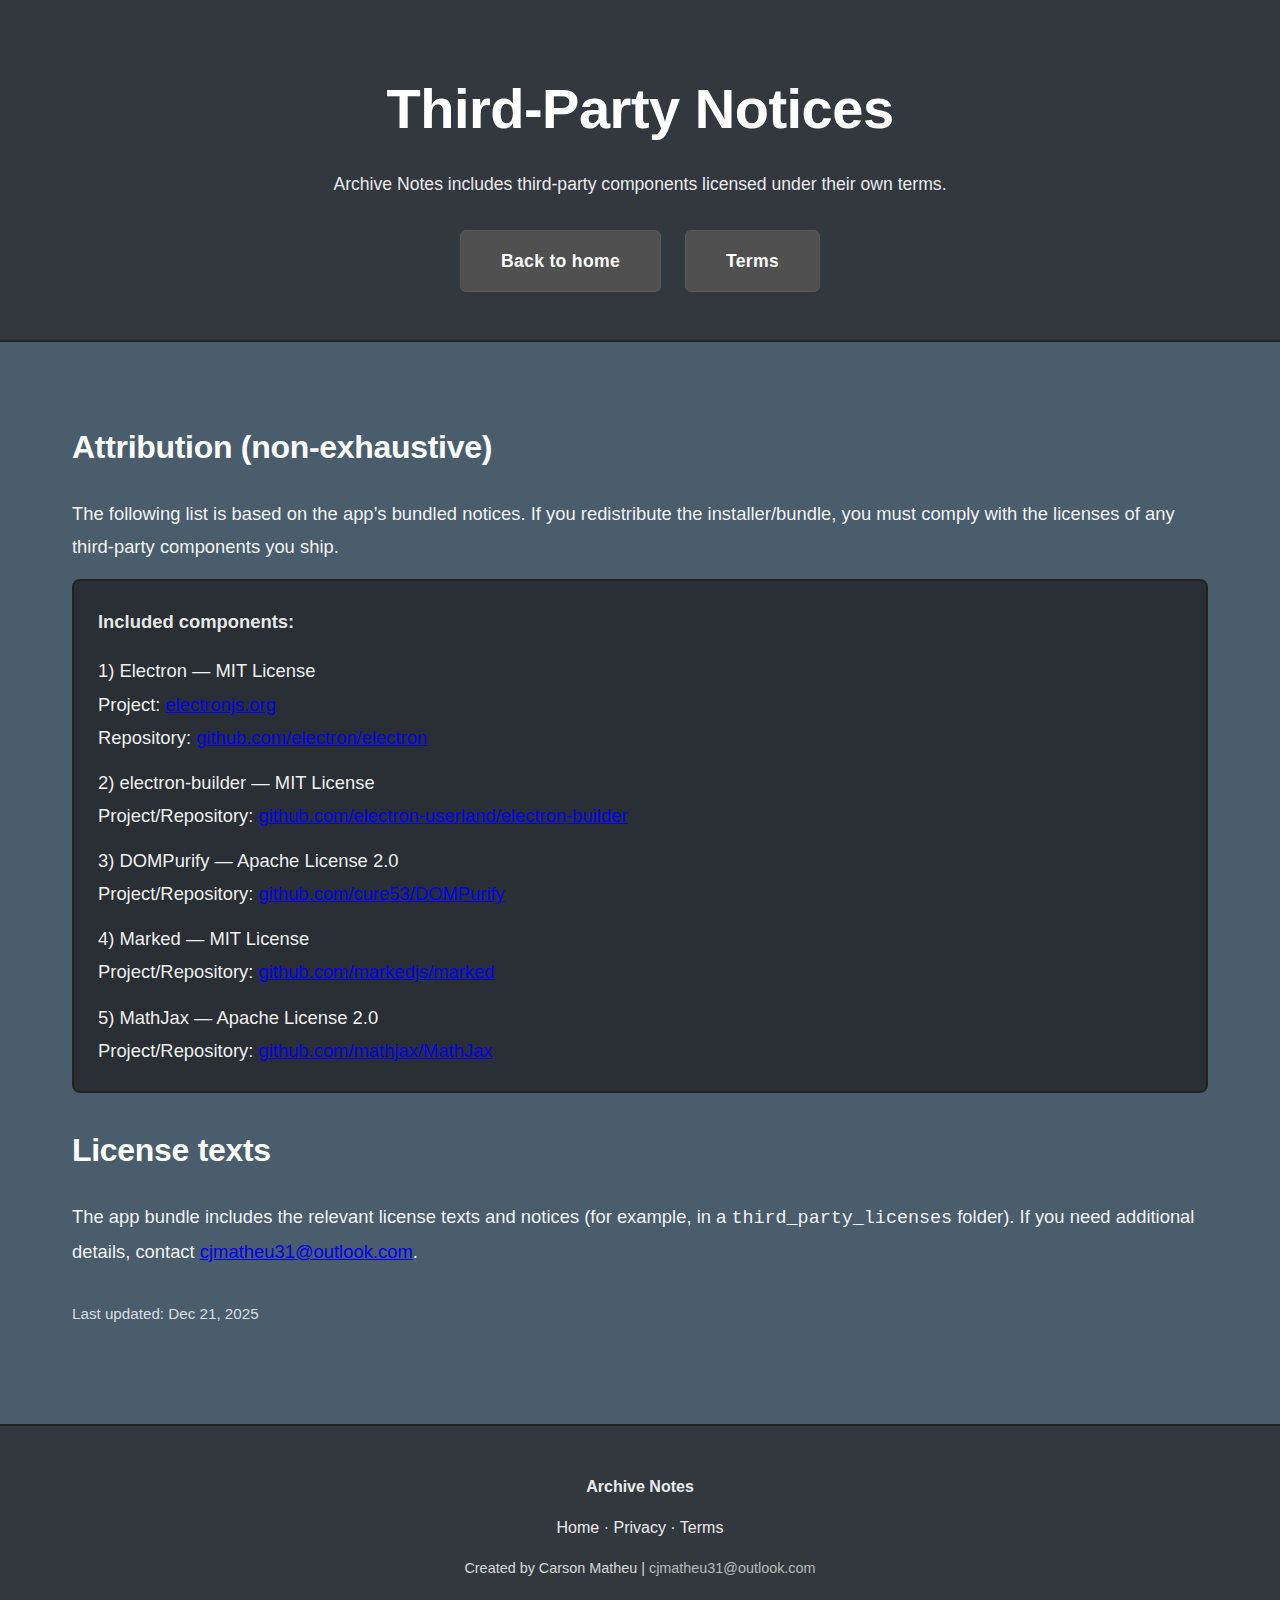
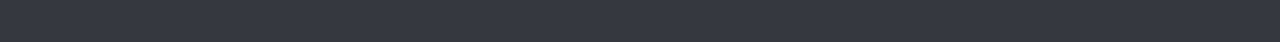
<file: third-party-notices.html>
<!DOCTYPE html>
<html lang="en">
<head>
    <meta charset="UTF-8">
    <meta name="viewport" content="width=device-width, initial-scale=1.0">
    <link rel="icon" type="image/x-icon" href="favicon.ico">
    <title>Third‑Party Notices — Archive Notes</title>
    <meta name="description" content="Third‑party notices and attributions for components included with Archive Notes.">
    <meta name="robots" content="index, follow">
    <meta name="theme-color" content="#33383F">
    <link rel="canonical" href="https://archive-notes.com/third-party-notices.html">
    <link rel="stylesheet" href="styles.css">
</head>
<body>
    <header>
        <div class="container">
            <h1>Third‑Party Notices</h1>
            <p style="margin-top: 1rem; font-size: 1.1rem; opacity: 0.9;">
                Archive Notes includes third‑party components licensed under their own terms.
            </p>
            <div class="download-buttons" style="margin-top: 2rem;">
                <a href="index.html" class="download-btn">Back to home</a>
                <a href="terms.html" class="download-btn">Terms</a>
            </div>
        </div>
    </header>

    <section class="feature-section">
        <div class="feature-content" style="grid-template-columns: 1fr; gap: 1.5rem;">
            <div class="feature-text">
                <h2 style="font-size: 2rem;">Attribution (non‑exhaustive)</h2>
                <p>
                    The following list is based on the app’s bundled notices. If you redistribute the installer/bundle,
                    you must comply with the licenses of any third‑party components you ship.
                </p>

                <div style="background-color: #2a2f35; border: 2.5px solid #222; border-radius: 8px; padding: 1.5rem;">
                    <p style="margin: 0 0 1rem 0; font-weight: 600; opacity: 0.95;">Included components:</p>
                    <p style="margin: 0 0 0.75rem 0;">
                        1) Electron — MIT License<br>
                        Project: <a href="https://www.electronjs.org/" target="_blank" rel="noopener noreferrer">electronjs.org</a><br>
                        Repository: <a href="https://github.com/electron/electron" target="_blank" rel="noopener noreferrer">github.com/electron/electron</a>
                    </p>
                    <p style="margin: 0 0 0.75rem 0;">
                        2) electron-builder — MIT License<br>
                        Project/Repository: <a href="https://github.com/electron-userland/electron-builder" target="_blank" rel="noopener noreferrer">github.com/electron-userland/electron-builder</a>
                    </p>
                    <p style="margin: 0 0 0.75rem 0;">
                        3) DOMPurify — Apache License 2.0<br>
                        Project/Repository: <a href="https://github.com/cure53/DOMPurify" target="_blank" rel="noopener noreferrer">github.com/cure53/DOMPurify</a>
                    </p>
                    <p style="margin: 0 0 0.75rem 0;">
                        4) Marked — MIT License<br>
                        Project/Repository: <a href="https://github.com/markedjs/marked" target="_blank" rel="noopener noreferrer">github.com/markedjs/marked</a>
                    </p>
                    <p style="margin: 0;">
                        5) MathJax — Apache License 2.0<br>
                        Project/Repository: <a href="https://github.com/mathjax/MathJax" target="_blank" rel="noopener noreferrer">github.com/mathjax/MathJax</a>
                    </p>
                </div>

                <h2 style="font-size: 2rem; margin-top: 2rem;">License texts</h2>
                <p>
                    The app bundle includes the relevant license texts and notices (for example, in a <code>third_party_licenses</code> folder).
                    If you need additional details, contact <a href="mailto:cjmatheu31@outlook.com">cjmatheu31@outlook.com</a>.
                </p>

                <p style="margin-top: 2rem; font-size: 0.95rem; opacity: 0.85;">
                    Last updated: Dec 21, 2025
                </p>
            </div>
        </div>
    </section>

    <footer>
        <div class="container">
            <p><strong>Archive Notes</strong></p>
            <p style="margin-top: 1rem;"><a href="index.html">Home</a> · <a href="privacy.html">Privacy</a> · <a href="terms.html">Terms</a></p>
            <p style="margin-top: 1rem; font-size: 0.9rem; opacity: 0.8;">
                Created by Carson Matheu | <a href="mailto:cjmatheu31@outlook.com" style="opacity: 0.8;">cjmatheu31@outlook.com</a>
            </p>
        </div>
    </footer>
</body>
</html>
</file>
<file: styles.css>
* {
    margin: 0;
    padding: 0;
    box-sizing: border-box;
}

html {
    width: 100%;
    overflow-x: hidden;
    background-color: #33383F;
}

body {
    width: 100%;
    overflow-x: hidden;
}

body {
    font-family: -apple-system, BlinkMacSystemFont, 'Segoe UI', Roboto, 'Helvetica Neue', Arial, sans-serif;
    line-height: 1.6;
    color: #333;
    background-color: #5A6E7F;
    min-height: 100vh;
}

/* Header */
header {
    background-color: #33383F;
    color: white;
    padding: 4rem 0 3rem;
    text-align: center;
    border-bottom: 2.5px solid #222;
}

header h1 {
    font-size: 3.5rem;
    margin-bottom: 1rem;
    font-weight: 700;
    letter-spacing: -0.5px;
}

header p {
    font-size: 1.3rem;
    margin-bottom: 2rem;
    opacity: 0.95;
    font-weight: 300;
}

.download-btn {
    display: inline-block;
    background-color: #505050;
    color: white;
    padding: 1rem 2.5rem;
    text-decoration: none;
    border-radius: 6px;
    border: 1px solid #5a5a5a;
    font-weight: 600;
    font-size: 1.1rem;
    transition: all 0.2s ease;
    cursor: pointer;
    letter-spacing: 0.3px;
}

.download-btn:hover {
    background-color: #353535;
    transform: translateY(-2px);
}

.download-btn:active {
    background-color: #000000;
    transform: translateY(0);
}

/* Container */
.container {
    max-width: 1200px;
    margin: 0 auto;
    padding: 0 2rem;
}

/* Feature Sections */
.feature-section {
    padding: 5rem 0;
    background-color: #5A6E7F;
}

.feature-section:nth-child(even) {
    background-color: #4a5d6d;
}

.feature-content {
    display: grid;
    grid-template-columns: 1fr 1fr;
    gap: 4rem;
    align-items: center;
    max-width: 1200px;
    margin: 0 auto;
    padding: 0 2rem;
}

.feature-content.reverse {
    direction: rtl;
}

.feature-content.reverse > * {
    direction: ltr;
}

.feature-text h2 {
    font-size: 2.5rem;
    margin-bottom: 1.5rem;
    color: white;
    font-weight: 600;
    letter-spacing: -0.3px;
}

.feature-text p {
    color: rgba(255, 255, 255, 0.95);
    font-size: 1.15rem;
    line-height: 1.8;
    margin-bottom: 1rem;
    font-weight: 300;
}

.feature-image {
    text-align: center;
    font-size: 6rem;
    color: white;
    opacity: 0.9;
}

/* Versions Section */
.versions-section {
    background-color: #33383F;
    color: white;
    padding: 5rem 0;
    border-top: 2.5px solid #222;
    border-bottom: 2.5px solid #222;
}

.versions-section h2 {
    font-size: 2.5rem;
    margin-bottom: 1rem;
    font-weight: 600;
    text-align: center;
}

.versions-section p {
    text-align: center;
    font-size: 1.1rem;
    margin-bottom: 3rem;
    opacity: 0.9;
}

.versions-container {
    display: grid;
    grid-template-columns: 1fr 1fr;
    gap: 2rem;
    max-width: 1400px;
    margin: 0 auto;
}

.version-group {
    margin-bottom: 0;
}

.version-group-title {
    font-size: 1.5rem;
    font-weight: 600;
    margin-bottom: 1rem;
    color: white;
    padding-left: 0.5rem;
}

.versions-table {
    width: 100%;
    background-color: #2a2f35;
    border-radius: 8px;
    border: 2.5px solid #222;
    overflow: hidden;
}

.version-row {
    display: grid;
    grid-template-columns: 130px 1fr 140px;
    gap: 1.5rem;
    padding: 1.25rem 2rem;
    border-bottom: 1px solid #222;
    align-items: start;
}

.version-row:last-child {
    border-bottom: none;
}

.version-row.header {
    background-color: #222;
    font-weight: 600;
    font-size: 0.95rem;
    text-transform: uppercase;
    letter-spacing: 0.5px;
    padding: 1rem 2rem;
}

.version-row.header > div:last-child {
    text-align: center;
}

.version-number {
    font-weight: 600;
    font-size: 1.1rem;
    line-height: 1.3;
}

.version-edition {
    padding: 0.3rem 0.8rem;
    border-radius: 4px;
    font-size: 0.9rem;
    font-weight: 500;
    text-align: center;
}

.version-edition.free {
    background-color: #505050;
    color: white;
}

.version-edition.paid {
    background-color: #4a6741;
    color: white;
}

.version-notes {
    font-size: 0.95rem;
    opacity: 0.9;
    overflow-wrap: anywhere;
}

.release-notes-toggle {
    color: #b6b6b6 !important;
    text-decoration: none;
    font-size: 0.9rem;
    cursor: pointer;
    transition: color 0.2s ease;
}

.release-notes-toggle:link,
.release-notes-toggle:visited,
.release-notes-toggle:active {
    color: #b6b6b6 !important;
    text-decoration: none;
}

.release-notes-toggle:hover {
    color: white !important;
    text-decoration: underline;
}

.release-notes-content {
    margin-top: 0.5rem;
}

.version-notes ul {
    margin: 0;
    padding-left: 1.2rem;
    line-height: 1.4;
}

.version-notes li {
    margin-bottom: 0.3rem;
}

.version-notes li:last-child {
    margin-bottom: 0;
}

.version-download {
    text-align: center;
}

.version-download-btn {
    display: inline-block;
    background-color: #505050;
    color: white;
    padding: 0.6rem 1.2rem;
    text-decoration: none;
    border-radius: 6px;
    border: 1px solid #5a5a5a;
    font-weight: 500;
    font-size: 0.9rem;
    transition: all 0.2s ease;
}

.version-download-btn:hover {
    background-color: #353535;
}

.version-download-btn:active {
    background-color: #000000;
}

/* Download Section */
.download-section {
    background-color: #5A6E7F;
    color: white;
    padding: 5rem 0;
    text-align: center;
}

.download-section h2 {
    font-size: 2.5rem;
    margin-bottom: 1.5rem;
    font-weight: 600;
}

.download-section p {
    font-size: 1.2rem;
    margin-bottom: 2.5rem;
    opacity: 0.95;
    max-width: 700px;
    margin-left: auto;
    margin-right: auto;
    line-height: 1.7;
}

.download-buttons {
    display: flex;
    gap: 1.5rem;
    justify-content: center;
    flex-wrap: wrap;
}

.download-btn.paid {
    background-color: #4a6741;
    border-color: #3d5535;
}

.download-btn.paid:hover {
    background-color: #3d5535;
}

.download-btn.paid:active {
    background-color: #2d3f27;
}

.download-btn.coming-soon {
    background-color: #505050;
    border-color: #5a5a5a;
    opacity: 0.6;
    cursor: not-allowed;
    pointer-events: none;
}

/* Footer */
footer {
    background-color: #33383F;
    color: white;
    padding: 3rem 0;
    text-align: center;
    border-top: 2.5px solid #222;
}

footer p {
    margin-bottom: 1rem;
    opacity: 0.9;
}

footer a {
    color: white;
    text-decoration: none;
}

footer a:hover {
    color: #b6b6b6;
    text-decoration: underline;
}

/* Responsive */
@media (max-width: 768px) {
    header h1 {
        font-size: 2.5rem;
    }

    header p {
        font-size: 1.1rem;
    }

    .feature-content {
        grid-template-columns: 1fr;
        gap: 2rem;
    }

    .feature-text h2 {
        font-size: 2rem;
    }

    .feature-image {
        font-size: 4rem;
    }

    .download-section h2 {
        font-size: 2rem;
    }

    .download-buttons {
        flex-direction: column;
        align-items: center;
    }

    .download-btn {
        width: 100%;
        max-width: 300px;
    }

    .versions-section h2 {
        font-size: 2rem;
    }

    .versions-container {
        grid-template-columns: 1fr;
        gap: 2rem;
    }

    .version-group-title {
        font-size: 1.3rem;
    }

    .version-group {
        margin-bottom: 0;
    }

    .version-row {
        grid-template-columns: 1fr;
        gap: 0.8rem;
        text-align: center;
    }

    .version-row.header {
        display: none;
    }

    .version-number,
    .version-notes,
    .version-download {
        text-align: center;
    }

    .version-notes {
        margin-bottom: 0.5rem;
    }
}
</file>
